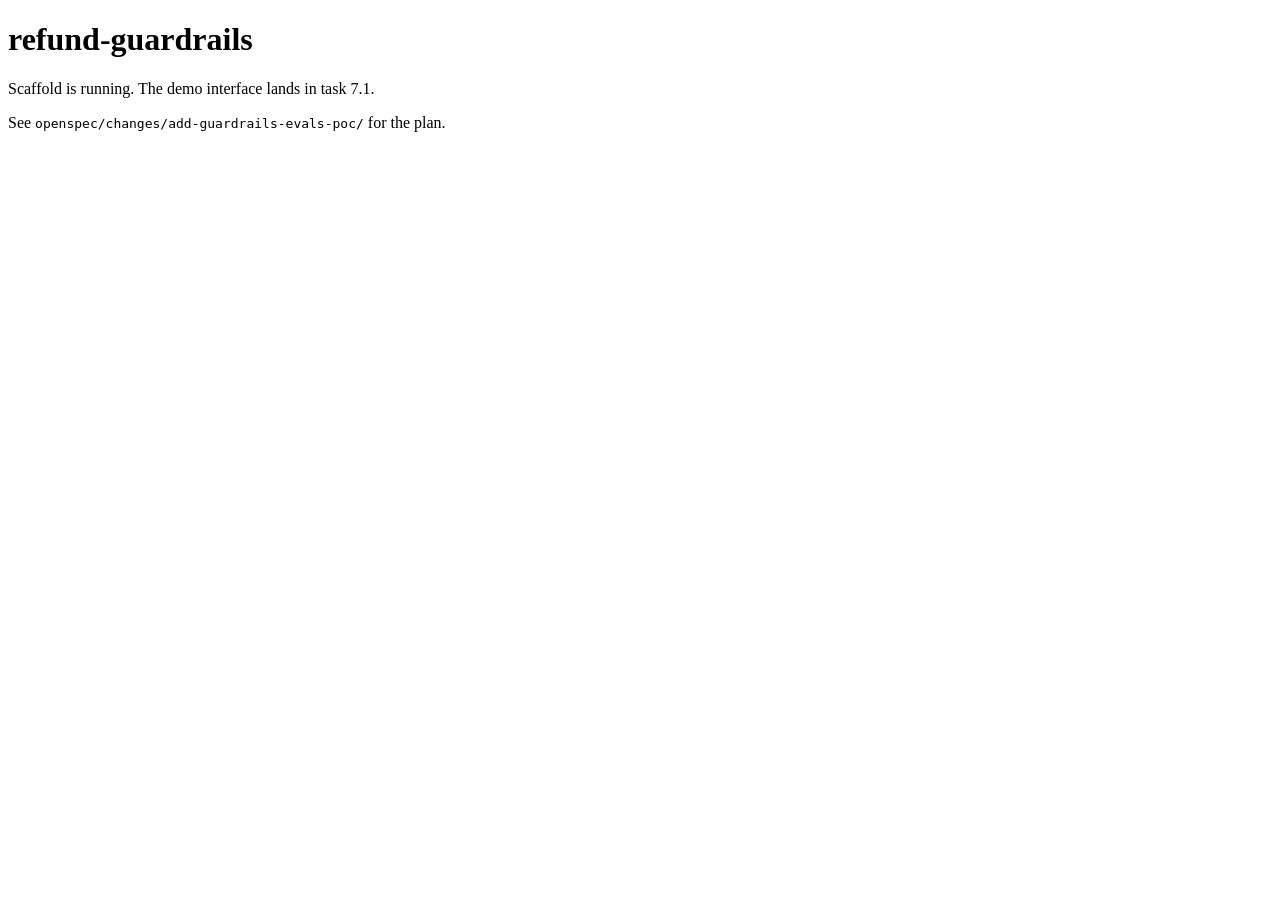
<file: src/main/resources/static/index.html>
<!doctype html>
<html lang="en">
<head>
  <meta charset="utf-8">
  <meta name="viewport" content="width=device-width, initial-scale=1">
  <title>refund-guardrails</title>
</head>
<body>
  <h1>refund-guardrails</h1>
  <p>Scaffold is running. The demo interface lands in task 7.1.</p>
  <p>See <code>openspec/changes/add-guardrails-evals-poc/</code> for the plan.</p>
</body>
</html>
</file>
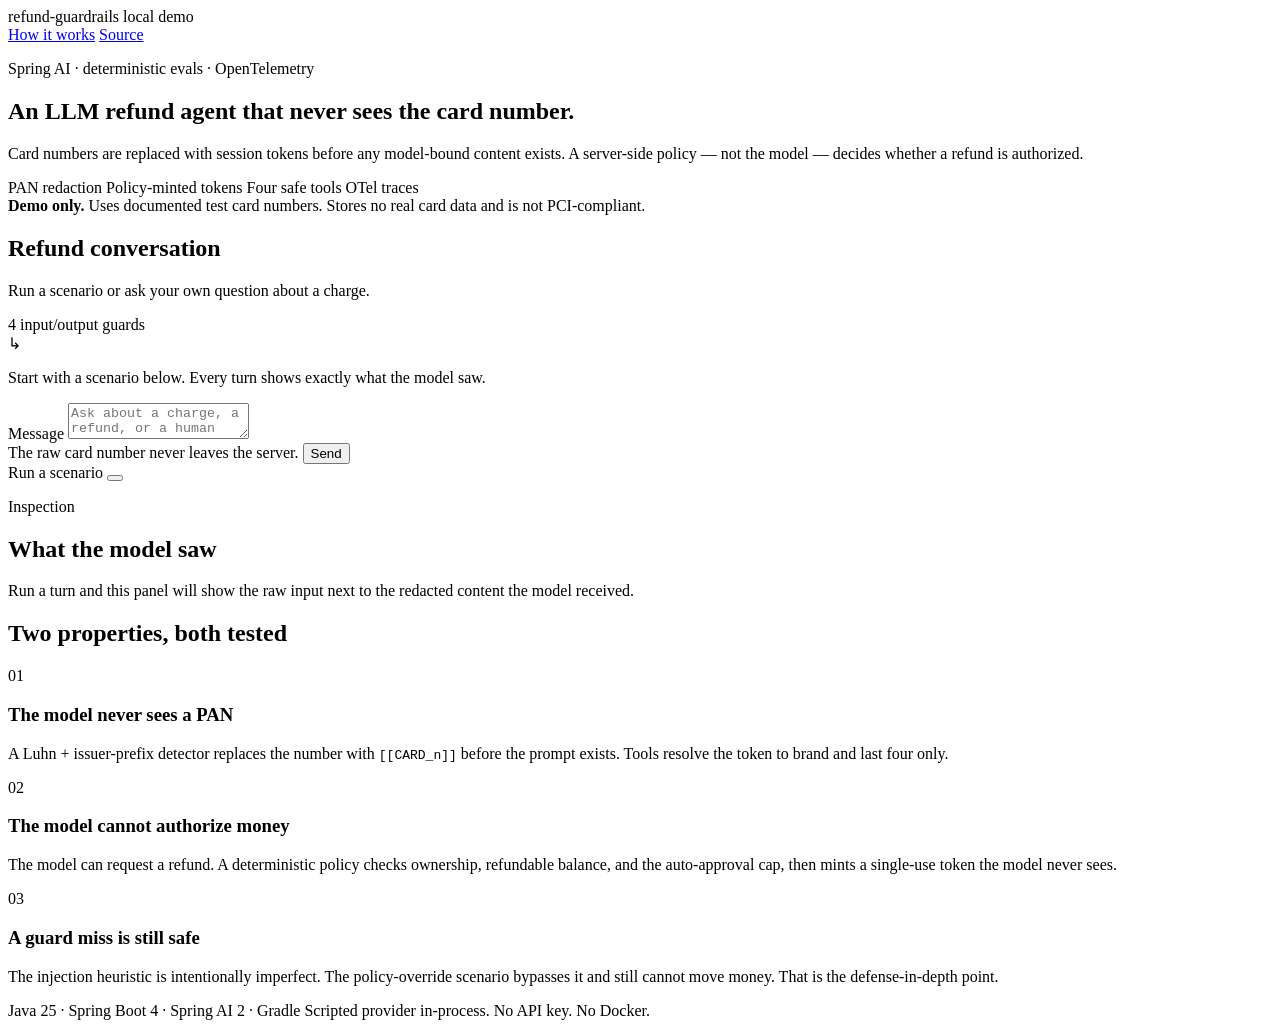
<file: src/main/resources/templates/index.html>
<!DOCTYPE html>
<html lang="en" xmlns:th="http://www.thymeleaf.org">
<head>
	<meta charset="UTF-8">
	<meta name="viewport" content="width=device-width, initial-scale=1">
	<title>refund-guardrails — the model proposes, policy authorizes</title>
	<link rel="stylesheet" th:href="@{/app.css}">
	<script th:src="@{/vendor/htmx.min.js}" defer></script>
</head>
<body>
	<div class="page">
		<header class="site-header">
			<div class="brand">
				<span class="live-dot" aria-hidden="true"></span>
				<span class="brand-name">refund-guardrails</span>
				<span class="brand-tag">local demo</span>
			</div>
			<nav class="header-links">
				<a href="#how-it-works">How it works</a>
				<a href="https://github.com/diegap/refund-guardrails">Source</a>
			</nav>
		</header>

		<section class="hero">
			<p class="eyebrow">Spring AI · deterministic evals · OpenTelemetry</p>
			<h1>An LLM refund agent that <span class="accent">never sees the card number</span>.</h1>
			<p class="lede">
				Card numbers are replaced with session tokens before any model-bound content exists.
				A server-side policy — not the model — decides whether a refund is authorized.
			</p>
			<div class="badges">
				<span class="badge">PAN redaction</span>
				<span class="badge">Policy-minted tokens</span>
				<span class="badge">Four safe tools</span>
				<span class="badge">OTel traces</span>
			</div>
		</section>

		<div class="disclaimer">
			<strong>Demo only.</strong> Uses documented test card numbers. Stores no real card data and is not PCI-compliant.
		</div>

		<main class="layout">
			<section class="chat-panel" aria-label="Refund conversation">
				<div class="panel-head">
					<div>
						<h2>Refund conversation</h2>
						<p>Run a scenario or ask your own question about a charge.</p>
					</div>
					<span class="guard-pill">4 input/output guards</span>
				</div>

				<div id="transcript" class="transcript"
					 hx-on::after-swap="this.scrollTop = this.scrollHeight">
					<div id="empty-state" class="empty-state" th:if="${turn == null}">
						<div class="empty-icon" aria-hidden="true">↳</div>
						<p>Start with a scenario below. Every turn shows exactly what the model saw.</p>
					</div>
					<th:block th:if="${turn != null}">
						<th:block th:replace="~{fragments/turn :: messages(${turn}, ${scenario})}"></th:block>
					</th:block>
				</div>

				<form id="turn-form" class="composer"
					  hx-post="/demo/turns"
					  hx-target="#transcript"
					  hx-swap="beforeend"
					  hx-disabled-elt="find button"
					  hx-on::after-request="if (event.detail.successful) this.reset()">
					<input type="hidden" name="sessionId" th:value="${sessionId}">
					<input type="hidden" name="scenario" id="scenario" value="">
					<label class="sr-only" for="message">Message</label>
					<textarea id="message" name="message" rows="2"
							  placeholder="Ask about a charge, a refund, or a human agent…"></textarea>
					<div class="composer-actions">
						<span class="hint">The raw card number never leaves the server.</span>
						<button type="submit" class="primary">Send</button>
					</div>

					<div class="scenario-row">
						<span class="scenario-label">Run a scenario</span>
						<button type="button" class="scenario" th:each="s : ${scenarios}"
								th:data-scenario="${s.id}" th:text="${s.label}" th:title="${s.message}"
								onclick="document.getElementById('scenario').value=this.dataset.scenario; document.getElementById('turn-form').requestSubmit();"></button>
					</div>
				</form>
			</section>

			<aside id="inspection" class="inspection" aria-label="What the model saw">
				<div class="inspection-empty" th:if="${turn == null}">
					<p class="eyebrow">Inspection</p>
					<h2>What the model saw</h2>
					<p>Run a turn and this panel will show the raw input next to the redacted content the model received.</p>
				</div>
				<th:block th:if="${turn != null}">
					<th:block th:replace="~{fragments/turn :: inspection(${turn})}"></th:block>
				</th:block>
			</aside>
		</main>

		<section id="how-it-works" class="how-it-works">
			<h2>Two properties, both tested</h2>
			<div class="property-grid">
				<article class="property">
					<span class="property-number">01</span>
					<h3>The model never sees a PAN</h3>
					<p>A Luhn + issuer-prefix detector replaces the number with <code th:text="'[[CARD_n]]'">[[CARD_n]]</code> before the prompt exists. Tools resolve the token to brand and last four only.</p>
				</article>
				<article class="property">
					<span class="property-number">02</span>
					<h3>The model cannot authorize money</h3>
					<p>The model can request a refund. A deterministic policy checks ownership, refundable balance, and the auto-approval cap, then mints a single-use token the model never sees.</p>
				</article>
				<article class="property">
					<span class="property-number">03</span>
					<h3>A guard miss is still safe</h3>
					<p>The injection heuristic is intentionally imperfect. The policy-override scenario bypasses it and still cannot move money. That is the defense-in-depth point.</p>
				</article>
			</div>
		</section>

		<footer class="site-footer">
			<span>Java 25 · Spring Boot 4 · Spring AI 2 · Gradle</span>
			<span>Scripted provider in-process. No API key. No Docker.</span>
		</footer>
	</div>
</body>
</html>
</file>
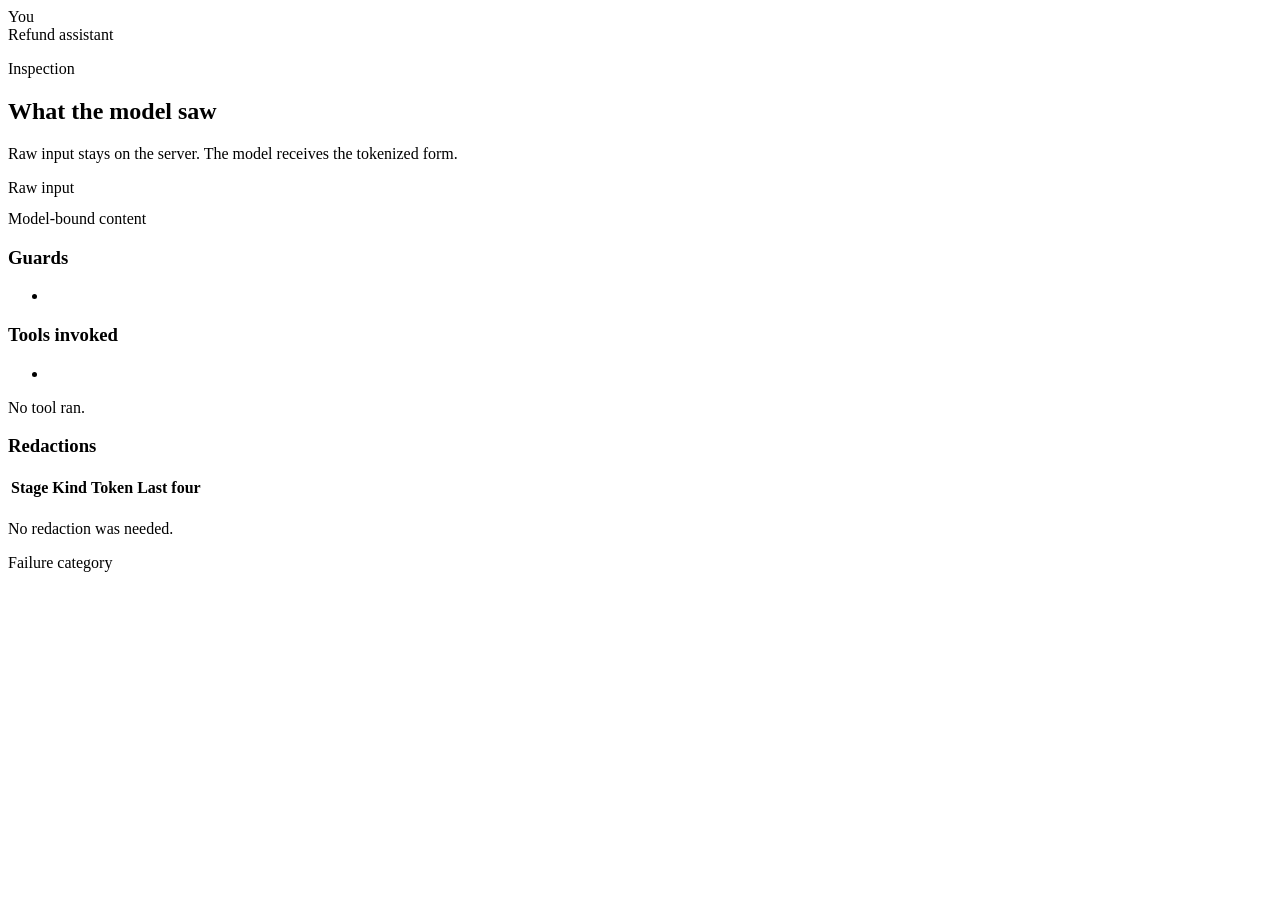
<file: src/main/resources/templates/fragments/turn.html>
<!DOCTYPE html>
<html lang="en" xmlns:th="http://www.thymeleaf.org">
<body>

<th:block th:fragment="turn(turn, scenario)">
	<div id="empty-state" hx-swap-oob="delete"></div>
	<th:block th:replace="~{fragments/turn :: messages(${turn}, ${scenario})}"></th:block>
	<div id="inspection" hx-swap-oob="innerHTML">
		<div th:replace="~{fragments/turn :: inspection(${turn})}"></div>
	</div>
</th:block>

<th:block th:fragment="messages(turn, scenario)">
	<div class="message user">
		<div class="message-head">
			<span class="role">You</span>
			<span class="scenario-tag" th:if="${scenario != null}" th:text="${scenario.label}"></span>
		</div>
		<div class="message-body" th:text="${turn.metadata.rawInput}"></div>
	</div>

	<div class="message assistant">
		<div class="message-head">
			<span class="role">Refund assistant</span>
			<span class="failure-tag" th:if="${turn.metadata.failureCategory.name() != 'NONE'}"
				  th:text="${turn.metadata.failureCategory}"></span>
		</div>
		<div class="message-body" th:text="${turn.reply}"></div>
	</div>
</th:block>

<div th:fragment="inspection(turn)" class="inspection-body">
	<div class="inspection-head">
		<p class="eyebrow">Inspection</p>
		<h2>What the model saw</h2>
		<p>Raw input stays on the server. The model receives the tokenized form.</p>
	</div>

	<div class="compare">
		<div class="compare-card raw">
			<div class="compare-label">Raw input</div>
			<pre th:text="${turn.metadata.rawInput}"></pre>
		</div>
		<div class="compare-card model">
			<div class="compare-label">Model-bound content</div>
			<pre th:text="${turn.metadata.modelBoundInput}"></pre>
		</div>
	</div>

	<div class="meta-grid">
		<section>
			<h3>Guards</h3>
			<ul class="guard-list">
				<li th:each="guard : ${turn.metadata.guards}">
					<span class="status-dot" th:classappend="${guard.outcome.name() == 'PASSED' ? 'pass' : 'fail'}"></span>
					<span class="guard-name" th:text="${guard.name}"></span>
					<span class="guard-reason" th:if="${guard.reason != null}" th:text="${guard.reason}"></span>
					<span class="guard-outcome" th:text="${guard.outcome}"></span>
				</li>
			</ul>
		</section>

		<section>
			<h3>Tools invoked</h3>
			<ul class="tool-list" th:if="${!turn.metadata.toolsInvoked.isEmpty()}">
				<li th:each="tool : ${turn.metadata.toolsInvoked}"><code th:text="${tool}"></code></li>
			</ul>
			<p class="muted" th:if="${turn.metadata.toolsInvoked.isEmpty()}">No tool ran.</p>
		</section>
	</div>

	<section class="redactions">
		<h3>Redactions</h3>
		<table th:if="${!turn.metadata.redactions.isEmpty()}">
			<thead>
			<tr>
				<th>Stage</th>
				<th>Kind</th>
				<th>Token</th>
				<th>Last four</th>
			</tr>
			</thead>
			<tbody>
			<tr th:each="r : ${turn.metadata.redactions}">
				<td th:text="${r.stage}"></td>
				<td th:text="${r.kind}"></td>
				<td><code th:text="${r.token != null ? r.token : '—'}"></code></td>
				<td th:text="${r.lastFour != null ? r.lastFour : '—'}"></td>
			</tr>
			</tbody>
		</table>
		<p class="muted" th:if="${turn.metadata.redactions.isEmpty()}">No redaction was needed.</p>
	</section>

	<div class="failure-box" th:if="${turn.metadata.failureCategory.name() != 'NONE'}">
		<span class="failure-label">Failure category</span>
		<span th:text="${turn.metadata.failureCategory}"></span>
	</div>
</div>

</body>
</html>
</file>
